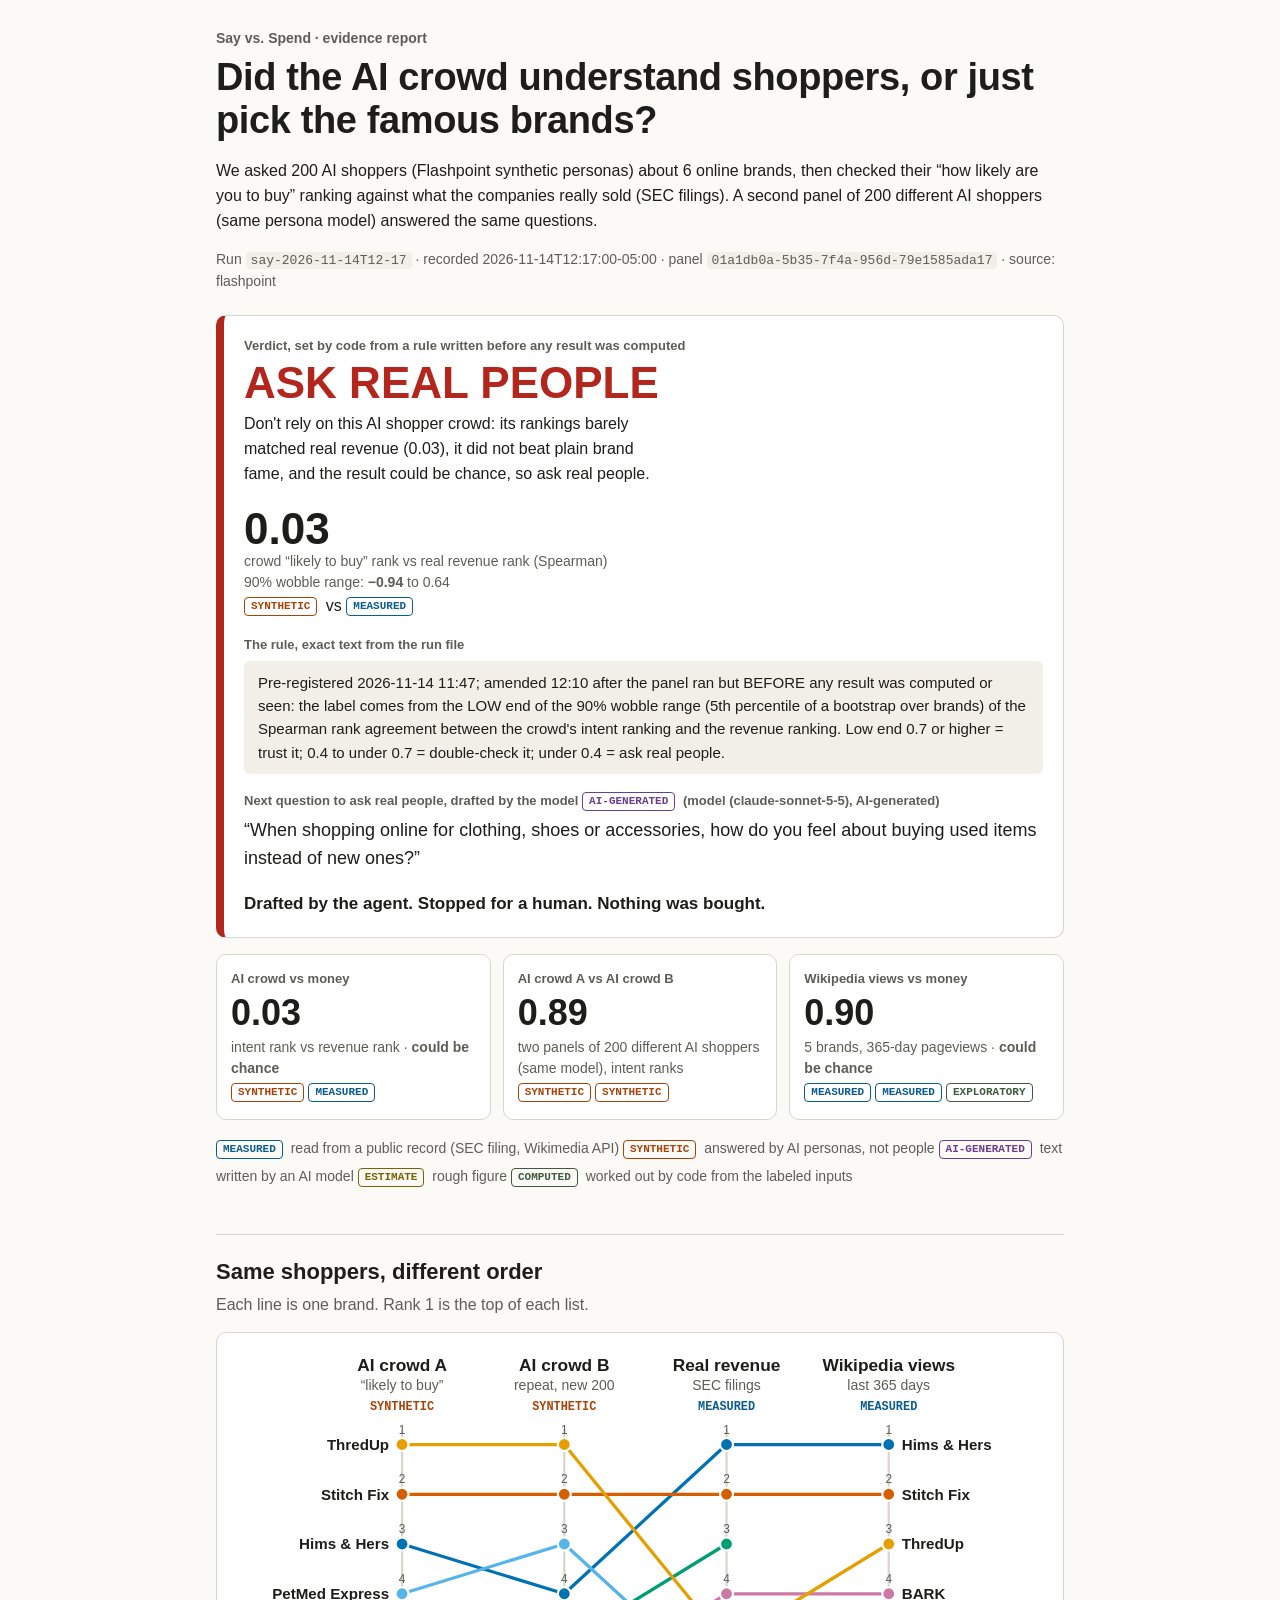
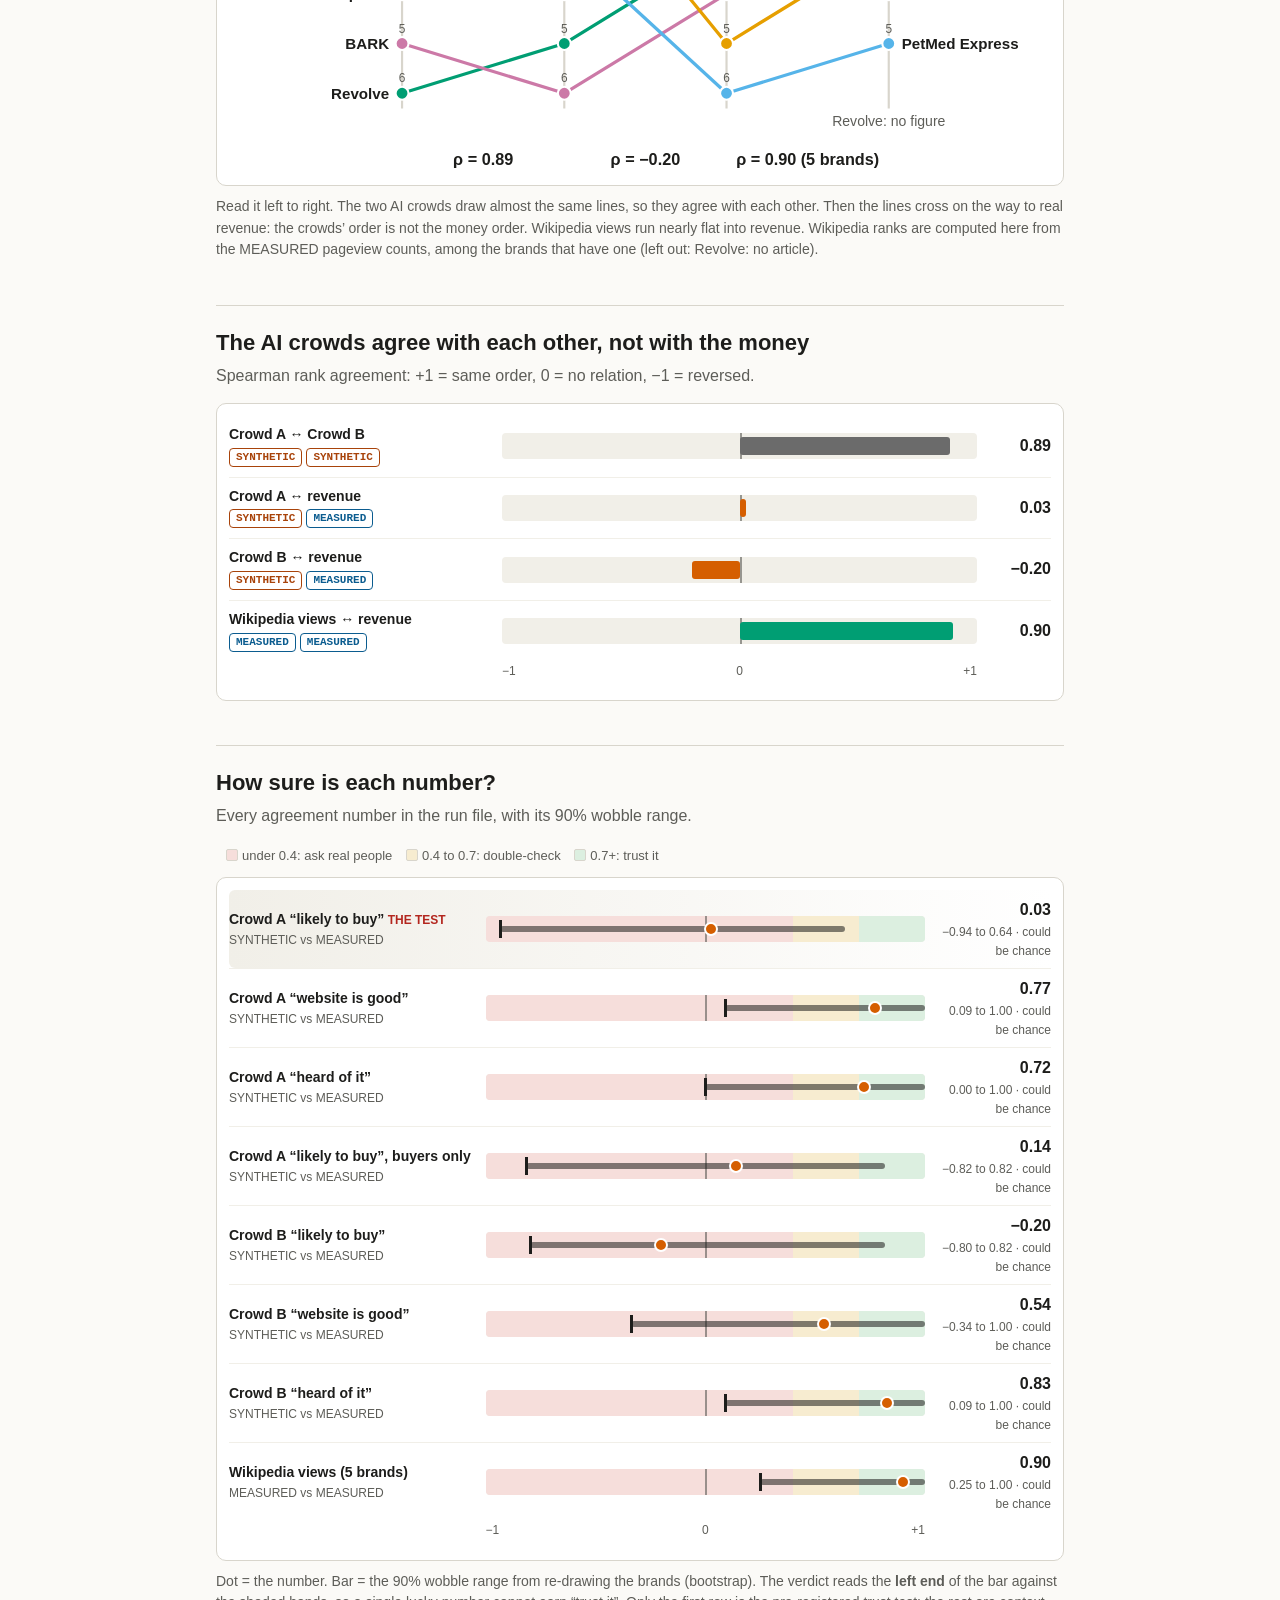
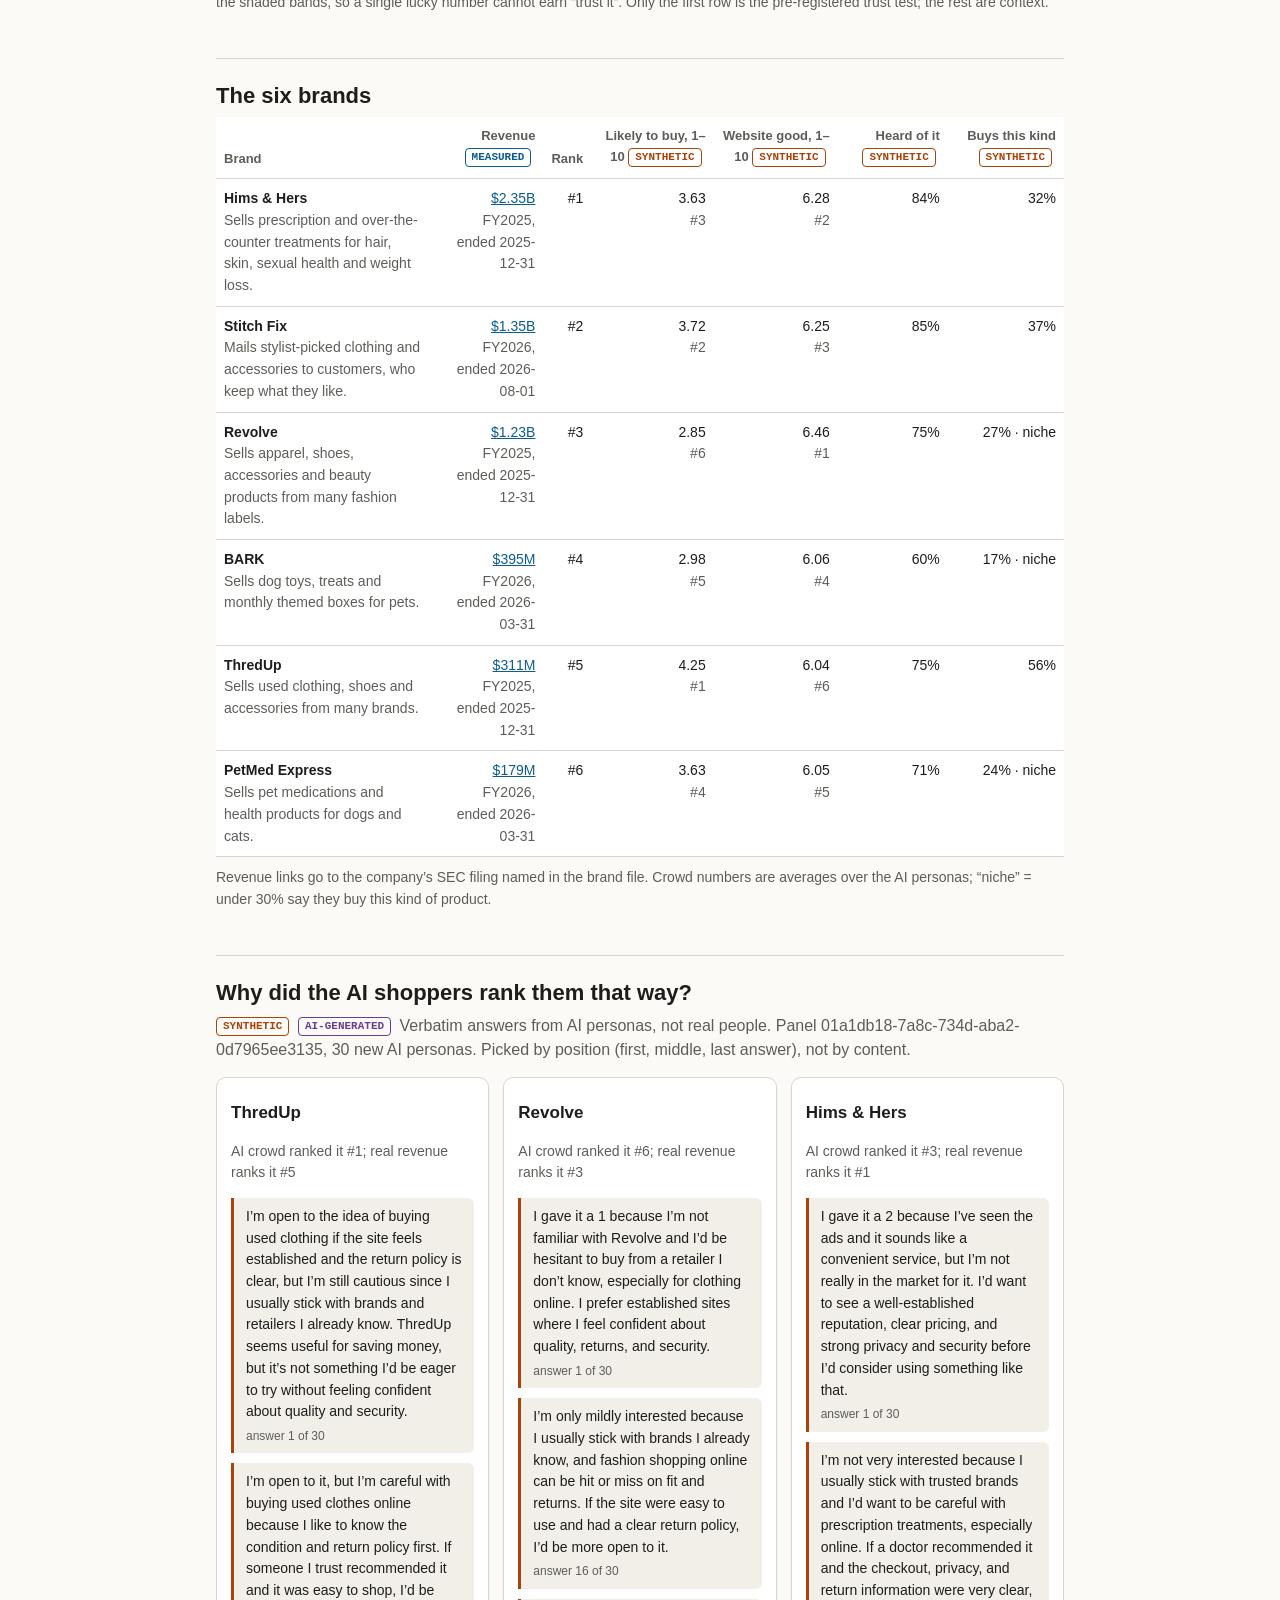
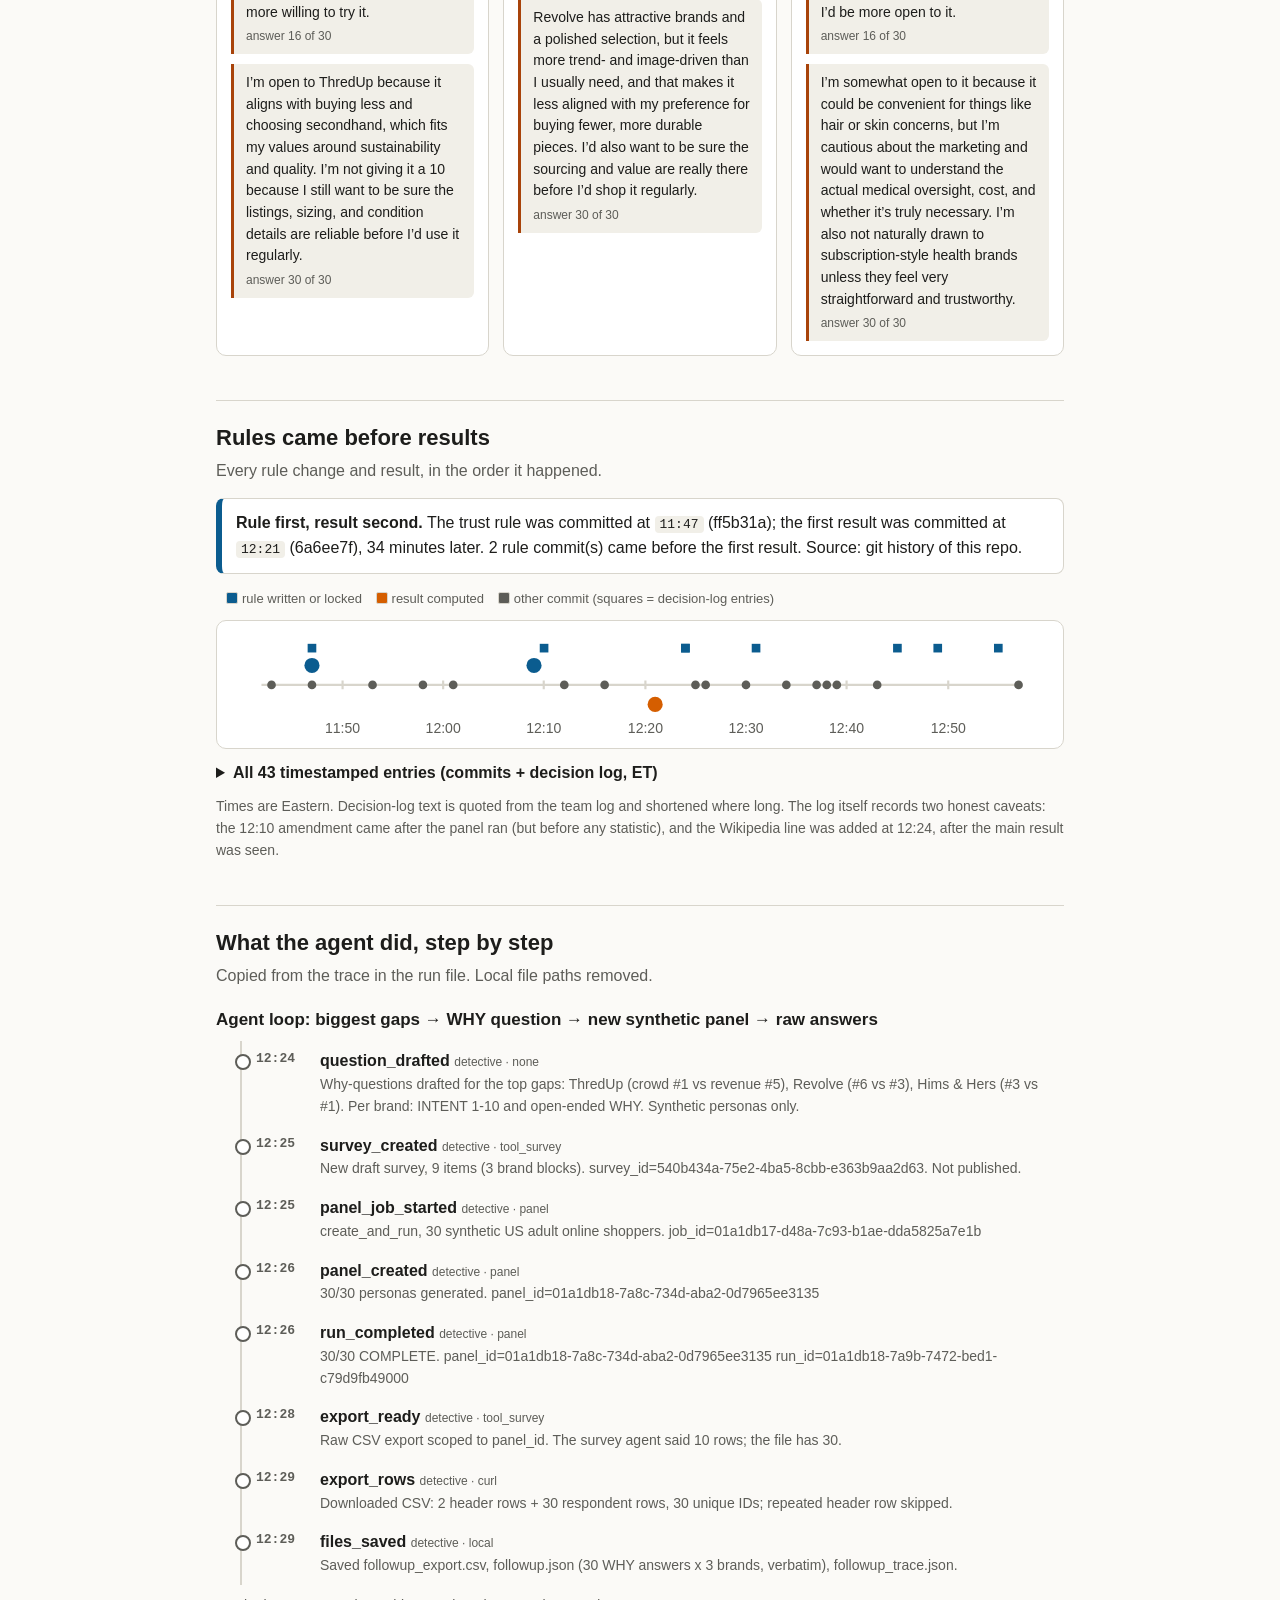
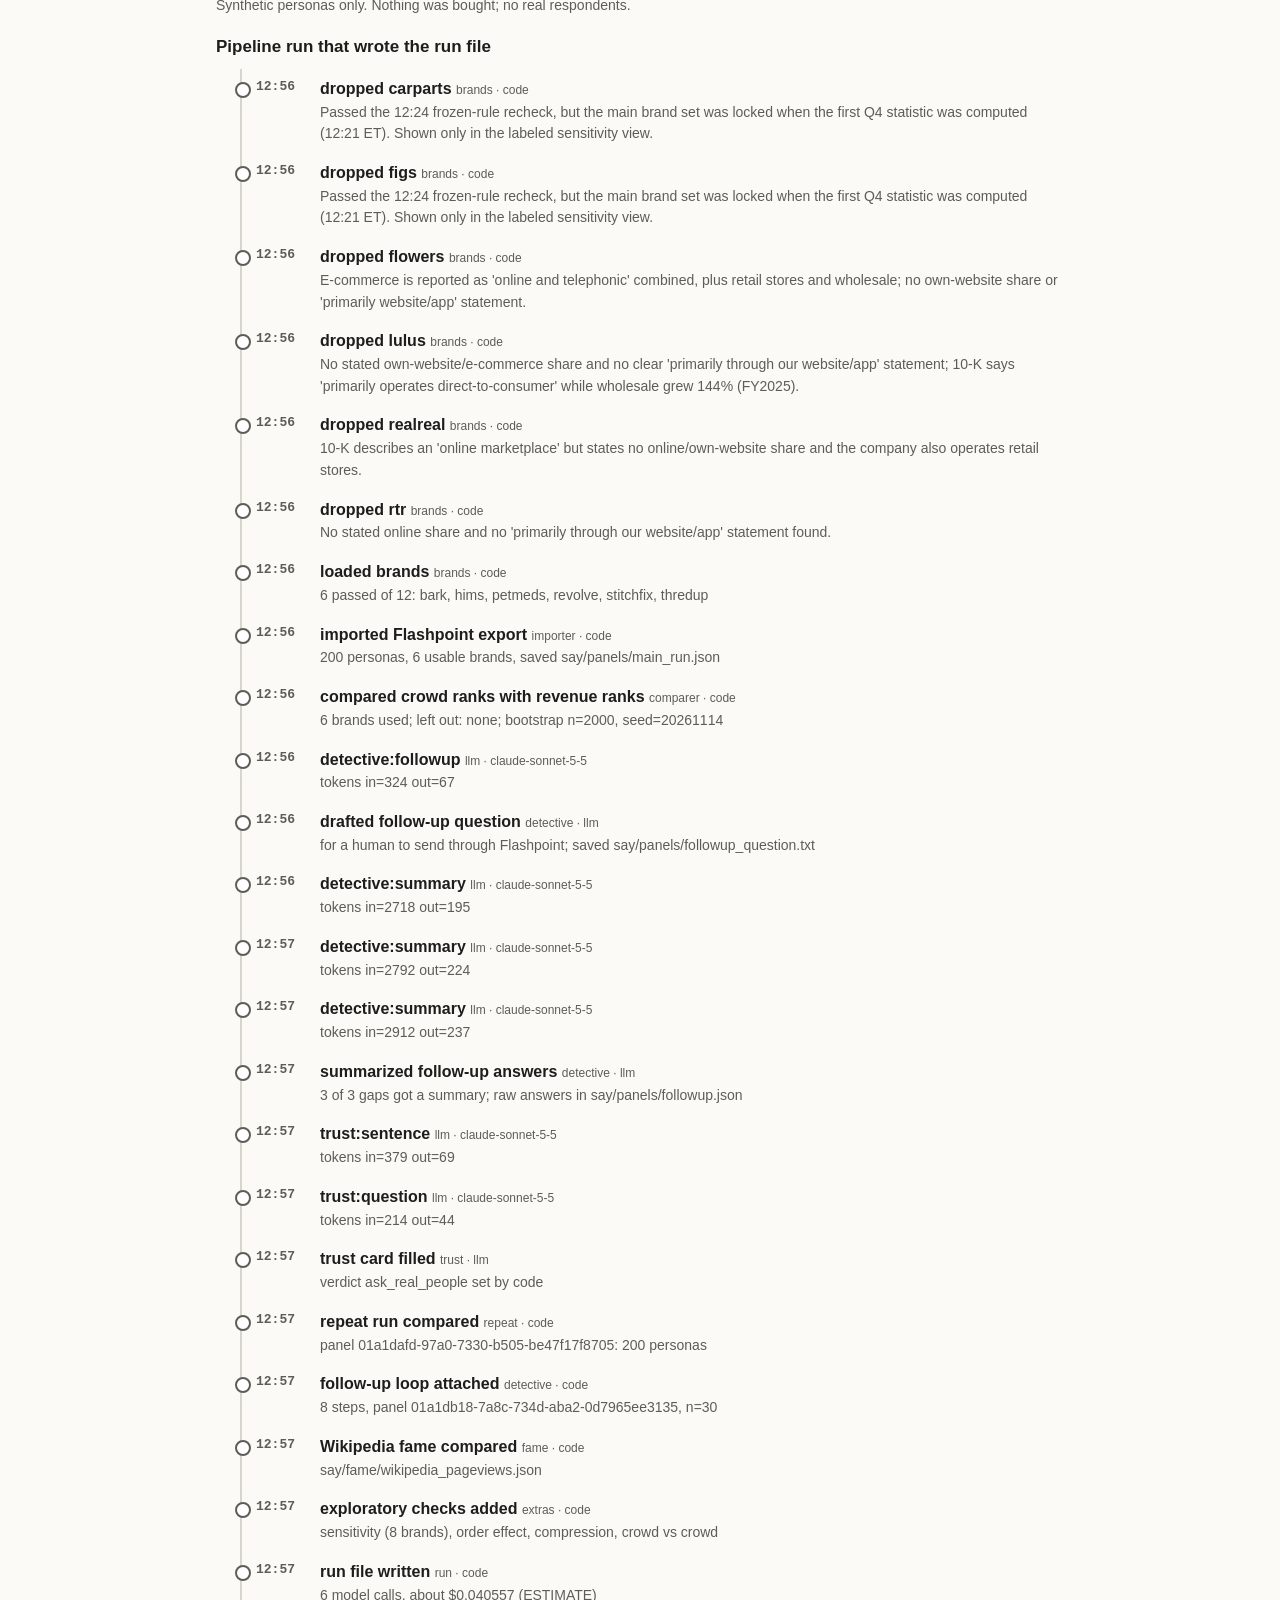
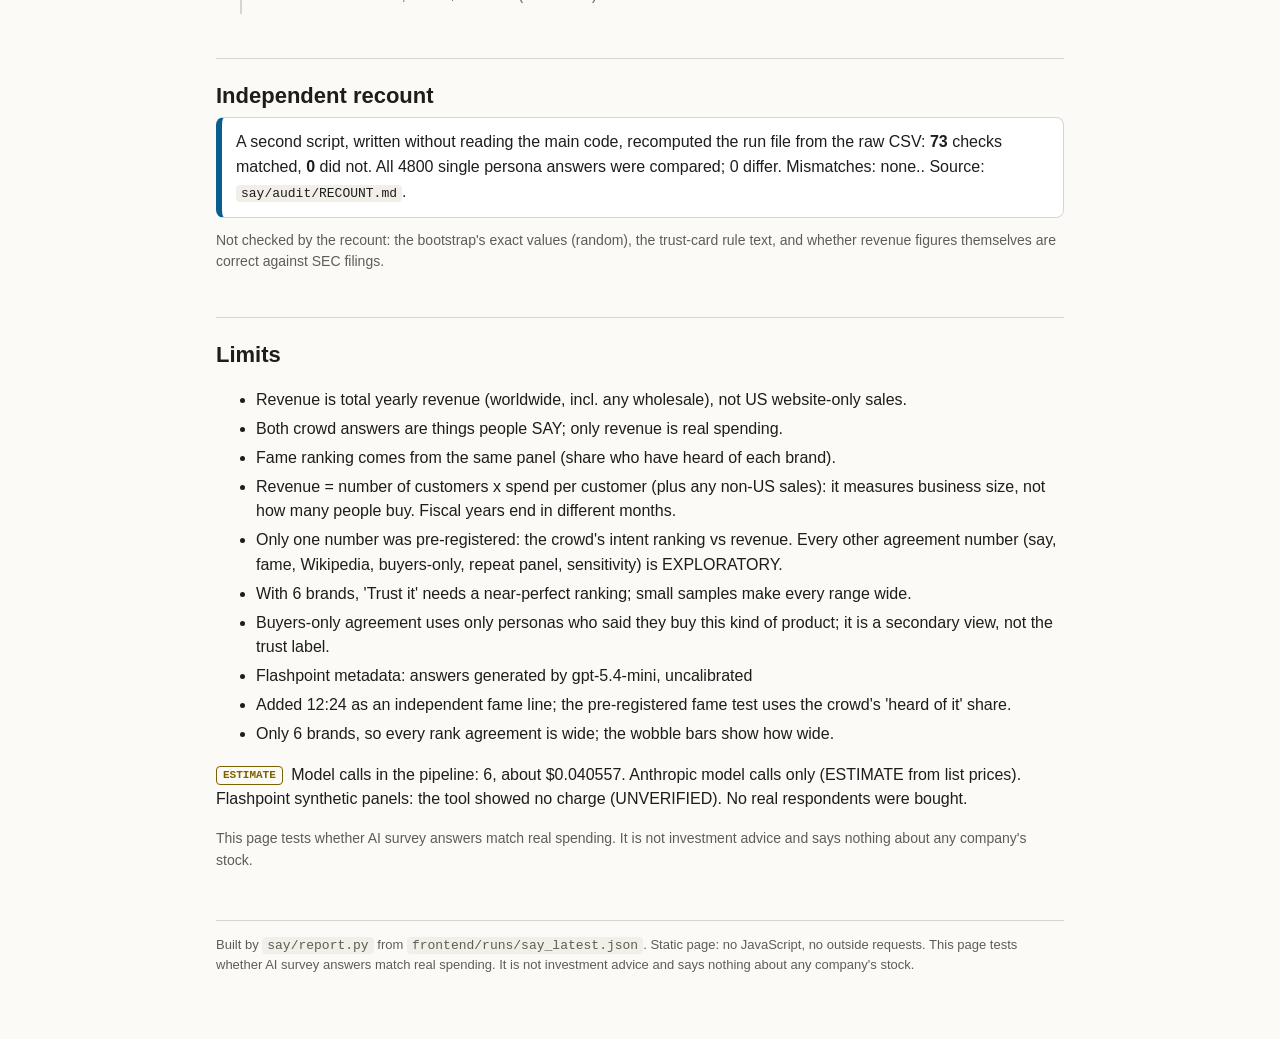
<file: docs/report/index.html>
<!doctype html><html lang="en"><head><meta charset="utf-8"><meta name="viewport" content="width=device-width,initial-scale=1"><meta name="color-scheme" content="light dark"><title>Say vs. Spend: evidence report</title><style>
:root{--bg:#fbfaf7;--fg:#1d1d1b;--muted:#5d5d58;--line:#d8d5cc;--card:#fff;--soft:#f1efe8;
--meas:#0b5c8f;--syn:#a8430a;--ai:#6b3d8f;--est:#7a6200;--comp:#3d5a3d;
--ask:#b3261e;--check:#8a6100;--trust:#1b6e3a;--z1:#f6dedb;--z2:#f7ecd0;--z3:#dcefe0;
--each:#6b6b6b;--money:#D55E00;--wiki:#009E73}
@media (prefers-color-scheme:dark){:root{--bg:#161614;--fg:#ecebe6;--muted:#a9a79f;--line:#3a3934;--card:#1f1f1c;
--soft:#26251f;--meas:#7cc2f0;--syn:#f0a170;--ai:#c7a3e6;--est:#e3c75a;--comp:#a6c9a6;--ask:#ff8a80;--check:#e8c167;
--trust:#7fd39a;--z1:#3d2422;--z2:#3a321c;--z3:#1f3626;--each:#b5b5b5}}
*{box-sizing:border-box}html{-webkit-text-size-adjust:100%}
body{margin:0;background:var(--bg);color:var(--fg);font:16px/1.55 -apple-system,BlinkMacSystemFont,"Segoe UI",Roboto,Helvetica,Arial,sans-serif}
main{max-width:880px;margin:0 auto;padding:28px 16px 64px}
h1{font-size:clamp(26px,5vw,38px);line-height:1.15;margin:6px 0 10px;letter-spacing:-.01em}
h2{font-size:22px;margin:0 0 4px}h3{font-size:17px;margin:18px 0 6px}
.kicker{font-weight:600;color:var(--muted);font-size:14px}
.meta{color:var(--muted);font-size:14px}.muted{color:var(--muted);font-size:14px}
.sub{color:var(--muted);margin:0 0 14px}.cap{color:var(--muted);font-size:14px;margin:10px 0 0}
section{margin:44px 0 0;padding-top:20px;border-top:1px solid var(--line)}
code{font:13px/1.3 ui-monospace,SFMono-Regular,Menlo,monospace;background:var(--soft);padding:1px 5px;border-radius:4px}
a{color:var(--meas)}
.tag{display:inline-block;font:600 11px/1 ui-monospace,Menlo,monospace;padding:3px 6px;border-radius:4px;border:1px solid currentColor;margin:2px 4px 2px 0;vertical-align:middle;white-space:nowrap}
.t-meas{color:var(--meas)}.t-syn{color:var(--syn)}.t-ai{color:var(--ai)}.t-est{color:var(--est)}.t-comp{color:var(--comp)}
.legend{font-size:14px;color:var(--muted);margin:14px 0 0;line-height:2}
.verdict{background:var(--card);border:1px solid var(--line);border-left:8px solid var(--ask);border-radius:10px;padding:20px;margin:22px 0 0}
.v-trust{border-left-color:var(--trust)}.v-check{border-left-color:var(--check)}
.v-top{display:flex;gap:20px;flex-wrap:wrap;justify-content:space-between}
.v-word{font-size:clamp(30px,7vw,44px);font-weight:800;color:var(--ask);line-height:1.05;margin:4px 0}
.v-trust .v-word{color:var(--trust)}.v-check .v-word{color:var(--check)}
.v-reason{margin:6px 0 0;max-width:420px}
.v-metric{min-width:220px}.v-metric .big{font-size:44px;font-weight:800;line-height:1}
.lab{font-size:13px;font-weight:600;color:var(--muted)}
.small{font-size:14px;color:var(--muted)}
.rule blockquote{margin:6px 0 0;padding:10px 14px;background:var(--soft);border-radius:6px;font-size:15px}
.rule{margin-top:16px}.draft{margin-top:16px}.draft .q{font-size:18px;margin:4px 0 0}
.stop{margin:18px 0 0;font-weight:700;font-size:17px}
.tiles{display:grid;grid-template-columns:repeat(auto-fit,minmax(220px,1fr));gap:12px;margin:16px 0 0}
.tile{background:var(--card);border:1px solid var(--line);border-radius:10px;padding:14px}
.tile .big{font-size:36px;font-weight:800;line-height:1.1;margin:4px 0}
.chart{background:var(--card);border:1px solid var(--line);border-radius:10px;padding:12px}
.scroll{overflow-x:auto}
svg{display:block;width:100%;height:auto}svg.slope{min-width:600px}svg.tl{min-width:520px}
svg text{fill:var(--fg)}.ch{font-weight:700;font-size:16px}.cs{font-size:13px;fill:var(--muted)}
.cl{font:700 11px ui-monospace,Menlo,monospace}.cl.meas{fill:var(--meas)}.cl.syn{fill:var(--syn)}
.rho{font-weight:700;font-size:15px}.rk{font-size:12px;fill:var(--muted)}
.bl{font-weight:700;font-size:14px}.rv{font-size:11px;fill:var(--muted)}
.axis{stroke:var(--line);stroke-width:2}.dot{stroke:var(--card);stroke-width:2}
.agree,.wobble{background:var(--card);border:1px solid var(--line);border-radius:10px;padding:12px}
.arow{display:grid;grid-template-columns:minmax(120px,32%) 1fr 64px;gap:10px;align-items:center;padding:8px 0}
.wrow{display:grid;grid-template-columns:minmax(120px,30%) 1fr 116px;gap:10px;align-items:center;padding:8px 0}
.arow+.arow,.wrow+.wrow{border-top:1px solid var(--soft)}
.alab,.wlab{font-size:14px;font-weight:600}.aval,.wval{font-weight:800;text-align:right;font-variant-numeric:tabular-nums}
.wval .wk{font-weight:400}
.atrack,.wtrack{position:relative;height:26px;background:var(--soft);border-radius:4px;overflow:hidden}
.azero{position:absolute;left:50%;top:0;bottom:0;width:2px;background:var(--muted);opacity:.6}
.abar{position:absolute;top:4px;bottom:4px;border-radius:3px}
.b-each{background:var(--each)}.b-money{background:var(--money)}.b-wiki{background:var(--wiki)}
.axisrow{border-top:0!important;padding-top:0}.aticks{display:flex;justify-content:space-between;font-size:12px;color:var(--muted)}
.z{position:absolute;top:0;bottom:0}.z1{left:0;width:70%;background:var(--z1)}.z2{left:70%;width:15%;background:var(--z2)}.z3{left:85%;width:15%;background:var(--z3)}
.wr{position:absolute;top:10px;height:6px;background:var(--fg);opacity:.55;border-radius:3px}
.wlo{position:absolute;top:4px;width:3px;height:18px;background:var(--fg);margin-left:-1px}
.wpt{position:absolute;top:6px;width:14px;height:14px;margin-left:-7px;border-radius:50%;background:var(--money);border:2px solid var(--card)}
.wk{font-size:12px;color:var(--muted);font-weight:400}
.wtest{background:linear-gradient(90deg,var(--soft),transparent);border-radius:6px}
.testmark{color:var(--ask);font-size:12px}
.wleg{font-size:13px;color:var(--muted);margin:0 0 8px;line-height:2}
.sw{display:inline-block;width:12px;height:12px;border-radius:2px;margin:0 4px 0 10px;vertical-align:-1px;border:1px solid var(--line)}
.sw.z1{background:var(--z1)}.sw.z2{background:var(--z2)}.sw.z3{background:var(--z3)}
.e-rule{fill:var(--meas);background:var(--meas)}.e-res{fill:var(--money);background:var(--money)}.e-oth{fill:var(--muted);background:var(--muted)}
table{width:100%;border-collapse:collapse;background:var(--card);font-size:14px;min-width:640px}
th,td{padding:9px 8px;border-bottom:1px solid var(--line);text-align:left;vertical-align:top}
th{font-size:13px;color:var(--muted);font-weight:600;vertical-align:bottom}td.n,th.n{text-align:right;font-variant-numeric:tabular-nums}
.whys{display:grid;grid-template-columns:repeat(auto-fit,minmax(250px,1fr));gap:14px}
.why{background:var(--card);border:1px solid var(--line);border-radius:10px;padding:4px 14px 14px}
.quote{margin:10px 0 0;padding:8px 12px;border-left:3px solid var(--syn);background:var(--soft);font-size:14px;border-radius:0 6px 6px 0}
.quote footer{font-size:12px;color:var(--muted);margin-top:4px}
.claim{background:var(--card);border:1px solid var(--line);border-left:6px solid var(--meas);border-radius:8px;padding:12px 14px;margin:0 0 12px}
ol.steps,ol.events{list-style:none;padding:0;margin:8px 0 0;position:relative}
ol.steps li,ol.events li{display:grid;grid-template-columns:52px 1fr;gap:12px;padding:8px 0 8px;border-left:2px solid var(--line);margin-left:24px;padding-left:14px;position:relative}
ol.steps li::before,ol.events li::before{content:"";position:absolute;left:-7px;top:13px;width:12px;height:12px;border-radius:50%;background:var(--card);border:2px solid var(--muted)}
ol.events li.ev-rule::before{background:var(--meas);border-color:var(--meas)}ol.events li.ev-result::before{background:var(--money);border-color:var(--money)}
.et{font:600 13px ui-monospace,Menlo,monospace;color:var(--muted);padding-top:2px}
.es{font-size:12px;color:var(--muted)}
.kb{font:700 11px ui-monospace,Menlo,monospace;padding:2px 5px;border-radius:3px;color:#fff}.k-rule{background:var(--meas)}.k-result{background:var(--money)}
details.evs{margin-top:12px}details.evs summary{cursor:pointer;font-weight:600}
.limits li{margin:4px 0}
footer.foot{margin-top:48px;color:var(--muted);font-size:13px;border-top:1px solid var(--line);padding-top:14px}
@media (max-width:560px){.arow{grid-template-columns:1fr 56px}.wrow{grid-template-columns:1fr 100px}.alab,.wlab{grid-column:1/-1}.v-metric .big{font-size:36px}}
@media print{body{background:#fff;color:#000;font-size:12px}main{max-width:none;padding:0}
section,.verdict,.why,.tile,.chart,table,.claim{break-inside:avoid}
details.evs>*{display:block}details.evs summary{display:none}.scroll{overflow:visible}
svg.slope,svg.tl,table{min-width:0}a{color:#000}}
</style></head><body><main><div class="kicker">Say vs. Spend · evidence report</div><h1>Did the AI crowd understand shoppers, or just pick the famous brands?</h1><p>We asked 200 AI shoppers (Flashpoint synthetic personas) about 6 online brands, then checked their “how likely are you to buy” ranking against what the companies really sold (SEC filings). A second panel of 200 different AI shoppers (same persona model) answered the same questions.</p><p class="meta">Run <code>say-2026-11-14T12-17</code> · recorded 2026-11-14T12:17:00-05:00 · panel <code>01a1db0a-5b35-7f4a-956d-79e1585ada17</code> · source: flashpoint</p>
<div class="verdict v-ask">
  <div class="v-top">
    <div>
      <div class="lab">Verdict, set by code from a rule written before any result was computed</div>
      <div class="v-word">ASK REAL PEOPLE</div>
      <p class="v-reason">Don&#x27;t rely on this AI shopper crowd: its rankings barely matched real revenue (0.03), it did not beat plain brand fame, and the result could be chance, so ask real people.</p>
    </div>
    <div class="v-metric">
      <div class="big">0.03</div>
      <div class="small">crowd “likely to buy” rank vs real revenue rank (Spearman)</div>
      <div class="small">90% wobble range: <b>−0.94</b> to 0.64</div>
      <div><span class="tag t-syn">SYNTHETIC</span> vs <span class="tag t-meas">MEASURED</span></div>
    </div>
  </div>
  <div class="rule"><div class="lab">The rule, exact text from the run file</div>
    <blockquote>Pre-registered 2026-11-14 11:47; amended 12:10 after the panel ran but BEFORE any result was computed or seen: the label comes from the LOW end of the 90% wobble range (5th percentile of a bootstrap over brands) of the Spearman rank agreement between the crowd&#x27;s intent ranking and the revenue ranking. Low end 0.7 or higher = trust it; 0.4 to under 0.7 = double-check it; under 0.4 = ask real people.</blockquote></div>
  <div class="draft"><div class="lab">Next question to ask real people, drafted by the model <span class="tag t-ai">AI-GENERATED</span> <span class="src">(model (claude-sonnet-5-5), AI-generated)</span></div><p class="q">“When shopping online for clothing, shoes or accessories, how do you feel about buying used items instead of new ones?”</p></div>
  <p class="stop">Drafted by the agent. Stopped for a human. Nothing was bought.</p>
</div><div class="tiles"><div class="tile"><div class="lab">AI crowd vs money</div><div class="big">0.03</div><div class="small">intent rank vs revenue rank · <b>could be chance</b></div><div><span class="tag t-syn">SYNTHETIC</span><span class="tag t-meas">MEASURED</span></div></div><div class="tile"><div class="lab">AI crowd A vs AI crowd B</div><div class="big">0.89</div><div class="small">two panels of 200 different AI shoppers (same model), intent ranks</div><div><span class="tag t-syn">SYNTHETIC</span><span class="tag t-syn">SYNTHETIC</span></div></div><div class="tile"><div class="lab">Wikipedia views vs money</div><div class="big">0.90</div><div class="small">5 brands, 365-day pageviews · <b>could be chance</b></div><div><span class="tag t-meas">MEASURED</span><span class="tag t-meas">MEASURED</span><span class="tag t-comp">EXPLORATORY</span></div></div></div><div class="legend"><span class="tag t-meas">MEASURED</span> read from a public record (SEC filing, Wikimedia API) <span class="tag t-syn">SYNTHETIC</span> answered by AI personas, not people <span class="tag t-ai">AI-GENERATED</span> text written by an AI model <span class="tag t-est">ESTIMATE</span> rough figure <span class="tag t-comp">COMPUTED</span> worked out by code from the labeled inputs</div><section id="ranks"><h2>Same shoppers, different order</h2><p class="sub">Each line is one brand. Rank 1 is the top of each list.</p><div class="chart scroll"><svg class="slope" viewBox="0 0 760 396" role="img" aria-labelledby="slope-t slope-d"><title id="slope-t">Rank of each brand in four lists</title><desc id="slope-d">Lines join each brand’s rank (1 = top) across the AI crowds, real revenue and Wikipedia views.</desc><text class="ch" x="160" y="24" text-anchor="middle">AI crowd A</text><text class="cs" x="160" y="42" text-anchor="middle">“likely to buy”</text><text class="cl syn" x="160" y="60" text-anchor="middle">SYNTHETIC</text><line class="axis" x1="160" y1="78" x2="160" y2="336"/><text class="ch" x="310" y="24" text-anchor="middle">AI crowd B</text><text class="cs" x="310" y="42" text-anchor="middle">repeat, new 200</text><text class="cl syn" x="310" y="60" text-anchor="middle">SYNTHETIC</text><line class="axis" x1="310" y1="78" x2="310" y2="336"/><text class="ch" x="460" y="24" text-anchor="middle">Real revenue</text><text class="cs" x="460" y="42" text-anchor="middle">SEC filings</text><text class="cl meas" x="460" y="60" text-anchor="middle">MEASURED</text><line class="axis" x1="460" y1="78" x2="460" y2="336"/><text class="ch" x="610" y="24" text-anchor="middle">Wikipedia views</text><text class="cs" x="610" y="42" text-anchor="middle">last 365 days</text><text class="cl meas" x="610" y="60" text-anchor="middle">MEASURED</text><line class="axis" x1="610" y1="78" x2="610" y2="336"/><text class="rho" x="235" y="388" text-anchor="middle">ρ = 0.89</text><text class="rho" x="385" y="388" text-anchor="middle">ρ = −0.20</text><text class="rho" x="535" y="388" text-anchor="middle">ρ = 0.90 (5 brands)</text><line x1="160" y1="184" x2="310" y2="230" stroke="#0072B2" stroke-width="3" stroke-linecap="round"/><line x1="310" y1="230" x2="460" y2="92" stroke="#0072B2" stroke-width="3" stroke-linecap="round"/><line x1="460" y1="92" x2="610" y2="92" stroke="#0072B2" stroke-width="3" stroke-linecap="round"/><circle cx="160" cy="184" r="6" fill="#0072B2" class="dot"/><text class="rv" x="160" y="174" text-anchor="middle">3</text><circle cx="310" cy="230" r="6" fill="#0072B2" class="dot"/><text class="rv" x="310" y="220" text-anchor="middle">4</text><circle cx="460" cy="92" r="6" fill="#0072B2" class="dot"/><text class="rv" x="460" y="82" text-anchor="middle">1</text><circle cx="610" cy="92" r="6" fill="#0072B2" class="dot"/><text class="rv" x="610" y="82" text-anchor="middle">1</text><text class="bl" x="148" y="189" text-anchor="end" fill="#0072B2">Hims &amp; Hers</text><text class="bl" x="622" y="97" fill="#0072B2">Hims &amp; Hers</text><line x1="160" y1="138" x2="310" y2="138" stroke="#D55E00" stroke-width="3" stroke-linecap="round"/><line x1="310" y1="138" x2="460" y2="138" stroke="#D55E00" stroke-width="3" stroke-linecap="round"/><line x1="460" y1="138" x2="610" y2="138" stroke="#D55E00" stroke-width="3" stroke-linecap="round"/><circle cx="160" cy="138" r="6" fill="#D55E00" class="dot"/><text class="rv" x="160" y="128" text-anchor="middle">2</text><circle cx="310" cy="138" r="6" fill="#D55E00" class="dot"/><text class="rv" x="310" y="128" text-anchor="middle">2</text><circle cx="460" cy="138" r="6" fill="#D55E00" class="dot"/><text class="rv" x="460" y="128" text-anchor="middle">2</text><circle cx="610" cy="138" r="6" fill="#D55E00" class="dot"/><text class="rv" x="610" y="128" text-anchor="middle">2</text><text class="bl" x="148" y="143" text-anchor="end" fill="#D55E00">Stitch Fix</text><text class="bl" x="622" y="143" fill="#D55E00">Stitch Fix</text><line x1="160" y1="322" x2="310" y2="276" stroke="#009E73" stroke-width="3" stroke-linecap="round"/><line x1="310" y1="276" x2="460" y2="184" stroke="#009E73" stroke-width="3" stroke-linecap="round"/><circle cx="160" cy="322" r="6" fill="#009E73" class="dot"/><text class="rv" x="160" y="312" text-anchor="middle">6</text><circle cx="310" cy="276" r="6" fill="#009E73" class="dot"/><text class="rv" x="310" y="266" text-anchor="middle">5</text><circle cx="460" cy="184" r="6" fill="#009E73" class="dot"/><text class="rv" x="460" y="174" text-anchor="middle">3</text><text class="bl" x="148" y="327" text-anchor="end" fill="#009E73">Revolve</text><line x1="160" y1="276" x2="310" y2="322" stroke="#CC79A7" stroke-width="3" stroke-linecap="round"/><line x1="310" y1="322" x2="460" y2="230" stroke="#CC79A7" stroke-width="3" stroke-linecap="round"/><line x1="460" y1="230" x2="610" y2="230" stroke="#CC79A7" stroke-width="3" stroke-linecap="round"/><circle cx="160" cy="276" r="6" fill="#CC79A7" class="dot"/><text class="rv" x="160" y="266" text-anchor="middle">5</text><circle cx="310" cy="322" r="6" fill="#CC79A7" class="dot"/><text class="rv" x="310" y="312" text-anchor="middle">6</text><circle cx="460" cy="230" r="6" fill="#CC79A7" class="dot"/><text class="rv" x="460" y="220" text-anchor="middle">4</text><circle cx="610" cy="230" r="6" fill="#CC79A7" class="dot"/><text class="rv" x="610" y="220" text-anchor="middle">4</text><text class="bl" x="148" y="281" text-anchor="end" fill="#CC79A7">BARK</text><text class="bl" x="622" y="235" fill="#CC79A7">BARK</text><line x1="160" y1="92" x2="310" y2="92" stroke="#E69F00" stroke-width="3" stroke-linecap="round"/><line x1="310" y1="92" x2="460" y2="276" stroke="#E69F00" stroke-width="3" stroke-linecap="round"/><line x1="460" y1="276" x2="610" y2="184" stroke="#E69F00" stroke-width="3" stroke-linecap="round"/><circle cx="160" cy="92" r="6" fill="#E69F00" class="dot"/><text class="rv" x="160" y="82" text-anchor="middle">1</text><circle cx="310" cy="92" r="6" fill="#E69F00" class="dot"/><text class="rv" x="310" y="82" text-anchor="middle">1</text><circle cx="460" cy="276" r="6" fill="#E69F00" class="dot"/><text class="rv" x="460" y="266" text-anchor="middle">5</text><circle cx="610" cy="184" r="6" fill="#E69F00" class="dot"/><text class="rv" x="610" y="174" text-anchor="middle">3</text><text class="bl" x="148" y="97" text-anchor="end" fill="#E69F00">ThredUp</text><text class="bl" x="622" y="189" fill="#E69F00">ThredUp</text><line x1="160" y1="230" x2="310" y2="184" stroke="#56B4E9" stroke-width="3" stroke-linecap="round"/><line x1="310" y1="184" x2="460" y2="322" stroke="#56B4E9" stroke-width="3" stroke-linecap="round"/><line x1="460" y1="322" x2="610" y2="276" stroke="#56B4E9" stroke-width="3" stroke-linecap="round"/><circle cx="160" cy="230" r="6" fill="#56B4E9" class="dot"/><text class="rv" x="160" y="220" text-anchor="middle">4</text><circle cx="310" cy="184" r="6" fill="#56B4E9" class="dot"/><text class="rv" x="310" y="174" text-anchor="middle">3</text><circle cx="460" cy="322" r="6" fill="#56B4E9" class="dot"/><text class="rv" x="460" y="312" text-anchor="middle">6</text><circle cx="610" cy="276" r="6" fill="#56B4E9" class="dot"/><text class="rv" x="610" y="266" text-anchor="middle">5</text><text class="bl" x="148" y="235" text-anchor="end" fill="#56B4E9">PetMed Express</text><text class="bl" x="622" y="281" fill="#56B4E9">PetMed Express</text><text class="cs" x="610" y="352" text-anchor="middle" fill="#009E73">Revolve: no figure</text></svg></div><p class="cap">Read it left to right. The two AI crowds draw almost the same lines, so they agree with each other. Then the lines cross on the way to real revenue: the crowds’ order is not the money order. Wikipedia views run nearly flat into revenue. Wikipedia ranks are computed here from the MEASURED pageview counts, among the brands that have one (left out: Revolve: no article).</p></section><section id="agree"><h2>The AI crowds agree with each other, not with the money</h2><p class="sub">Spearman rank agreement: +1 = same order, 0 = no relation, −1 = reversed.</p><div class="agree"><div class="arow"><div class="alab">Crowd A ↔ Crowd B<div><span class="tag t-syn">SYNTHETIC</span><span class="tag t-syn">SYNTHETIC</span></div></div><div class="atrack"><div class="azero"></div><div class="abar b-each" style="left:50.0%;width:44.3%"></div></div><div class="aval">0.89</div></div><div class="arow"><div class="alab">Crowd A ↔ revenue<div><span class="tag t-syn">SYNTHETIC</span><span class="tag t-meas">MEASURED</span></div></div><div class="atrack"><div class="azero"></div><div class="abar b-money" style="left:50.0%;width:1.4%"></div></div><div class="aval">0.03</div></div><div class="arow"><div class="alab">Crowd B ↔ revenue<div><span class="tag t-syn">SYNTHETIC</span><span class="tag t-meas">MEASURED</span></div></div><div class="atrack"><div class="azero"></div><div class="abar b-money" style="left:40.0%;width:10.0%"></div></div><div class="aval">−0.20</div></div><div class="arow"><div class="alab">Wikipedia views ↔ revenue<div><span class="tag t-meas">MEASURED</span><span class="tag t-meas">MEASURED</span></div></div><div class="atrack"><div class="azero"></div><div class="abar b-wiki" style="left:50.0%;width:45.0%"></div></div><div class="aval">0.90</div></div><div class="arow axisrow"><div></div><div class="aticks"><span>−1</span><span>0</span><span>+1</span></div><div></div></div></div></section><section id="wobble"><h2>How sure is each number?</h2><p class="sub">Every agreement number in the run file, with its 90% wobble range.</p><div class="wleg"><span class="sw z1"></span>under 0.4: ask real people <span class="sw z2"></span>0.4 to 0.7: double-check <span class="sw z3"></span>0.7+: trust it</div><div class="wobble"><div class="wrow wtest"><div class="wlab">Crowd A “likely to buy”<b class=testmark> THE TEST</b><div class="wk">SYNTHETIC vs MEASURED</div></div><div class="wtrack"><div class="z z1"></div><div class="z z2"></div><div class="z z3"></div><div class="azero"></div><div class="wr" style="left:3.2%;width:78.6%"></div><div class="wlo" style="left:3.2%" title="low end"></div><div class="wpt" style="left:51.4%"></div></div><div class="wval">0.03<div class="wk">−0.94 to 0.64 · could be chance</div></div></div><div class="wrow"><div class="wlab">Crowd A “website is good”<div class="wk">SYNTHETIC vs MEASURED</div></div><div class="wtrack"><div class="z z1"></div><div class="z z2"></div><div class="z z3"></div><div class="azero"></div><div class="wr" style="left:54.5%;width:45.5%"></div><div class="wlo" style="left:54.5%" title="low end"></div><div class="wpt" style="left:88.6%"></div></div><div class="wval">0.77<div class="wk">0.09 to 1.00 · could be chance</div></div></div><div class="wrow"><div class="wlab">Crowd A “heard of it”<div class="wk">SYNTHETIC vs MEASURED</div></div><div class="wtrack"><div class="z z1"></div><div class="z z2"></div><div class="z z3"></div><div class="azero"></div><div class="wr" style="left:50.0%;width:50.0%"></div><div class="wlo" style="left:50.0%" title="low end"></div><div class="wpt" style="left:86.2%"></div></div><div class="wval">0.72<div class="wk">0.00 to 1.00 · could be chance</div></div></div><div class="wrow"><div class="wlab">Crowd A “likely to buy”, buyers only<div class="wk">SYNTHETIC vs MEASURED</div></div><div class="wtrack"><div class="z z1"></div><div class="z z2"></div><div class="z z3"></div><div class="azero"></div><div class="wr" style="left:9.1%;width:81.8%"></div><div class="wlo" style="left:9.1%" title="low end"></div><div class="wpt" style="left:57.1%"></div></div><div class="wval">0.14<div class="wk">−0.82 to 0.82 · could be chance</div></div></div><div class="wrow"><div class="wlab">Crowd B “likely to buy”<div class="wk">SYNTHETIC vs MEASURED</div></div><div class="wtrack"><div class="z z1"></div><div class="z z2"></div><div class="z z3"></div><div class="azero"></div><div class="wr" style="left:10.0%;width:80.9%"></div><div class="wlo" style="left:10.0%" title="low end"></div><div class="wpt" style="left:40.0%"></div></div><div class="wval">−0.20<div class="wk">−0.80 to 0.82 · could be chance</div></div></div><div class="wrow"><div class="wlab">Crowd B “website is good”<div class="wk">SYNTHETIC vs MEASURED</div></div><div class="wtrack"><div class="z z1"></div><div class="z z2"></div><div class="z z3"></div><div class="azero"></div><div class="wr" style="left:33.0%;width:67.0%"></div><div class="wlo" style="left:33.0%" title="low end"></div><div class="wpt" style="left:77.1%"></div></div><div class="wval">0.54<div class="wk">−0.34 to 1.00 · could be chance</div></div></div><div class="wrow"><div class="wlab">Crowd B “heard of it”<div class="wk">SYNTHETIC vs MEASURED</div></div><div class="wtrack"><div class="z z1"></div><div class="z z2"></div><div class="z z3"></div><div class="azero"></div><div class="wr" style="left:54.5%;width:45.5%"></div><div class="wlo" style="left:54.5%" title="low end"></div><div class="wpt" style="left:91.4%"></div></div><div class="wval">0.83<div class="wk">0.09 to 1.00 · could be chance</div></div></div><div class="wrow"><div class="wlab">Wikipedia views (5 brands)<div class="wk">MEASURED vs MEASURED</div></div><div class="wtrack"><div class="z z1"></div><div class="z z2"></div><div class="z z3"></div><div class="azero"></div><div class="wr" style="left:62.5%;width:37.5%"></div><div class="wlo" style="left:62.5%" title="low end"></div><div class="wpt" style="left:95.0%"></div></div><div class="wval">0.90<div class="wk">0.25 to 1.00 · could be chance</div></div></div><div class="wrow axisrow"><div></div><div class="aticks"><span>−1</span><span>0</span><span>+1</span></div><div></div></div></div><p class="cap">Dot = the number. Bar = the 90% wobble range from re-drawing the brands (bootstrap). The verdict reads the <b>left end</b> of the bar against the shaded bands, so a single lucky number cannot earn “trust it”. Only the first row is the pre-registered trust test; the rest are context.</p></section><section id="brands"><h2>The six brands</h2><div class="scroll"><table><thead><tr><th>Brand</th><th class="n">Revenue <span class="tag t-meas">MEASURED</span></th><th class="n">Rank</th><th class="n">Likely to buy, 1–10 <span class="tag t-syn">SYNTHETIC</span></th><th class="n">Website good, 1–10 <span class="tag t-syn">SYNTHETIC</span></th><th class="n">Heard of it <span class="tag t-syn">SYNTHETIC</span></th><th class="n">Buys this kind <span class="tag t-syn">SYNTHETIC</span></th></tr></thead><tbody><tr><td><b>Hims &amp; Hers</b><div class="muted">Sells prescription and over-the-counter treatments for hair, skin, sexual health and weight loss.</div></td><td class="n"><a href="https://www.sec.gov/Archives/edgar/data/1773751/000177375126000022/hims-20251231.htm">$2.35B</a><div class="muted">FY2025, ended 2025-12-31</div></td><td class="n">#1</td><td class="n">3.63<div class="muted">#3</div></td><td class="n">6.28<div class="muted">#2</div></td><td class="n">84%</td><td class="n">32%</td></tr><tr><td><b>Stitch Fix</b><div class="muted">Mails stylist-picked clothing and accessories to customers, who keep what they like.</div></td><td class="n"><a href="https://www.sec.gov/Archives/edgar/data/1576942/000162828026063365/sfix-20260801.htm">$1.35B</a><div class="muted">FY2026, ended 2026-08-01</div></td><td class="n">#2</td><td class="n">3.72<div class="muted">#2</div></td><td class="n">6.25<div class="muted">#3</div></td><td class="n">85%</td><td class="n">37%</td></tr><tr><td><b>Revolve</b><div class="muted">Sells apparel, shoes, accessories and beauty products from many fashion labels.</div></td><td class="n"><a href="https://www.sec.gov/Archives/edgar/data/1746618/000119312526071307/rvlv-20251231.htm">$1.23B</a><div class="muted">FY2025, ended 2025-12-31</div></td><td class="n">#3</td><td class="n">2.85<div class="muted">#6</div></td><td class="n">6.46<div class="muted">#1</div></td><td class="n">75%</td><td class="n">27% · niche</td></tr><tr><td><b>BARK</b><div class="muted">Sells dog toys, treats and monthly themed boxes for pets.</div></td><td class="n"><a href="https://www.sec.gov/Archives/edgar/data/1819574/000162828026042242/bark-20260331.htm">$395M</a><div class="muted">FY2026, ended 2026-03-31</div></td><td class="n">#4</td><td class="n">2.98<div class="muted">#5</div></td><td class="n">6.06<div class="muted">#4</div></td><td class="n">60%</td><td class="n">17% · niche</td></tr><tr><td><b>ThredUp</b><div class="muted">Sells used clothing, shoes and accessories from many brands.</div></td><td class="n"><a href="https://www.sec.gov/Archives/edgar/data/1484778/000148477826000007/tdup-20251231.htm">$311M</a><div class="muted">FY2025, ended 2025-12-31</div></td><td class="n">#5</td><td class="n">4.25<div class="muted">#1</div></td><td class="n">6.04<div class="muted">#6</div></td><td class="n">75%</td><td class="n">56%</td></tr><tr><td><b>PetMed Express</b><div class="muted">Sells pet medications and health products for dogs and cats.</div></td><td class="n"><a href="https://www.sec.gov/Archives/edgar/data/1040130/000104013026000019/pets-20260331.htm">$179M</a><div class="muted">FY2026, ended 2026-03-31</div></td><td class="n">#6</td><td class="n">3.63<div class="muted">#4</div></td><td class="n">6.05<div class="muted">#5</div></td><td class="n">71%</td><td class="n">24% · niche</td></tr></tbody></table></div><p class="cap">Revenue links go to the company’s SEC filing named in the brand file. Crowd numbers are averages over the AI personas; “niche” = under 30% say they buy this kind of product.</p></section><section id="why"><h2>Why did the AI shoppers rank them that way?</h2><p class="sub"><span class="tag t-syn">SYNTHETIC</span> <span class="tag t-ai">AI-GENERATED</span> Verbatim answers from AI personas, not real people. Panel 01a1db18-7a8c-734d-aba2-0d7965ee3135, 30 new AI personas. Picked by position (first, middle, last answer), not by content.</p><div class="whys"><div class="why"><h3>ThredUp</h3><p class="muted">AI crowd ranked it #1; real revenue ranks it #5</p><blockquote class="quote">I’m open to the idea of buying used clothing if the site feels established and the return policy is clear, but I’m still cautious since I usually stick with brands and retailers I already know. ThredUp seems useful for saving money, but it’s not something I’d be eager to try without feeling confident about quality and security.<footer>answer 1 of 30</footer></blockquote><blockquote class="quote">I’m open to it, but I’m careful with buying used clothes online because I like to know the condition and return policy first. If someone I trust recommended it and it was easy to shop, I’d be more willing to try it.<footer>answer 16 of 30</footer></blockquote><blockquote class="quote">I’m open to ThredUp because it aligns with buying less and choosing secondhand, which fits my values around sustainability and quality. I’m not giving it a 10 because I still want to be sure the listings, sizing, and condition details are reliable before I’d use it regularly.<footer>answer 30 of 30</footer></blockquote></div><div class="why"><h3>Revolve</h3><p class="muted">AI crowd ranked it #6; real revenue ranks it #3</p><blockquote class="quote">I gave it a 1 because I’m not familiar with Revolve and I’d be hesitant to buy from a retailer I don’t know, especially for clothing online. I prefer established sites where I feel confident about quality, returns, and security.<footer>answer 1 of 30</footer></blockquote><blockquote class="quote">I’m only mildly interested because I usually stick with brands I already know, and fashion shopping online can be hit or miss on fit and returns. If the site were easy to use and had a clear return policy, I’d be more open to it.<footer>answer 16 of 30</footer></blockquote><blockquote class="quote">Revolve has attractive brands and a polished selection, but it feels more trend- and image-driven than I usually need, and that makes it less aligned with my preference for buying fewer, more durable pieces. I’d also want to be sure the sourcing and value are really there before I’d shop it regularly.<footer>answer 30 of 30</footer></blockquote></div><div class="why"><h3>Hims &amp; Hers</h3><p class="muted">AI crowd ranked it #3; real revenue ranks it #1</p><blockquote class="quote">I gave it a 2 because I’ve seen the ads and it sounds like a convenient service, but I’m not really in the market for it. I’d want to see a well-established reputation, clear pricing, and strong privacy and security before I’d consider using something like that.<footer>answer 1 of 30</footer></blockquote><blockquote class="quote">I’m not very interested because I usually stick with trusted brands and I’d want to be careful with prescription treatments, especially online. If a doctor recommended it and the checkout, privacy, and return information were very clear, I’d be more open to it.<footer>answer 16 of 30</footer></blockquote><blockquote class="quote">I’m somewhat open to it because it could be convenient for things like hair or skin concerns, but I’m cautious about the marketing and would want to understand the actual medical oversight, cost, and whether it’s truly necessary. I’m also not naturally drawn to subscription-style health brands unless they feel very straightforward and trustworthy.<footer>answer 30 of 30</footer></blockquote></div></div></section><section id="timeline"><h2>Rules came before results</h2><p class="sub">Every rule change and result, in the order it happened.</p><div class="claim"><b>Rule first, result second.</b> The trust rule was committed at <code>11:47</code> (ff5b31a); the first result was committed at <code>12:21</code> (6a6ee7f), 34 minutes later. 2 rule commit(s) came before the first result. Source: git history of this repo.</div><div class="wleg"><span class="sw e-rule"></span>rule written or locked <span class="sw e-res"></span>result computed <span class="sw e-oth"></span>other commit (squares = decision-log entries)</div><div class="chart scroll"><svg class="tl" viewBox="0 0 760 96" role="img" aria-label="Timeline of rules and results"><line class="axis" x1="30" y1="48" x2="730" y2="48"/><line class="axis" x1="105" y1="44" x2="105" y2="52"/><text class="cs" x="105" y="92" text-anchor="middle">11:50</text><line class="axis" x1="198" y1="44" x2="198" y2="52"/><text class="cs" x="198" y="92" text-anchor="middle">12:00</text><line class="axis" x1="291" y1="44" x2="291" y2="52"/><text class="cs" x="291" y="92" text-anchor="middle">12:10</text><line class="axis" x1="385" y1="44" x2="385" y2="52"/><text class="cs" x="385" y="92" text-anchor="middle">12:20</text><line class="axis" x1="478" y1="44" x2="478" y2="52"/><text class="cs" x="478" y="92" text-anchor="middle">12:30</text><line class="axis" x1="571" y1="44" x2="571" y2="52"/><text class="cs" x="571" y="92" text-anchor="middle">12:40</text><line class="axis" x1="665" y1="44" x2="665" y2="52"/><text class="cs" x="665" y="92" text-anchor="middle">12:50</text><circle class="e-oth" cx="39.3" cy="48" r="4"/><circle class="e-oth" cx="76.7" cy="48" r="4"/><circle class="e-rule" cx="76.7" cy="30" r="7"/><circle class="e-oth" cx="132.7" cy="48" r="4"/><circle class="e-oth" cx="179.3" cy="48" r="4"/><circle class="e-oth" cx="207.3" cy="48" r="4"/><circle class="e-rule" cx="282.0" cy="30" r="7"/><circle class="e-oth" cx="310.0" cy="48" r="4"/><circle class="e-oth" cx="347.3" cy="48" r="4"/><circle class="e-res" cx="394.0" cy="66" r="7"/><circle class="e-oth" cx="431.3" cy="48" r="4"/><circle class="e-oth" cx="440.7" cy="48" r="4"/><circle class="e-oth" cx="478.0" cy="48" r="4"/><circle class="e-oth" cx="515.3" cy="48" r="4"/><circle class="e-oth" cx="543.3" cy="48" r="4"/><circle class="e-oth" cx="552.7" cy="48" r="4"/><circle class="e-oth" cx="562.0" cy="48" r="4"/><circle class="e-oth" cx="599.3" cy="48" r="4"/><circle class="e-oth" cx="730.0" cy="48" r="4"/><rect class="e-rule" x="72.7" y="10" width="8" height="8"/><rect class="e-rule" x="287.3" y="10" width="8" height="8"/><rect class="e-rule" x="418.0" y="10" width="8" height="8"/><rect class="e-rule" x="418.0" y="10" width="8" height="8"/><rect class="e-rule" x="483.3" y="10" width="8" height="8"/><rect class="e-rule" x="614.0" y="10" width="8" height="8"/><rect class="e-rule" x="651.3" y="10" width="8" height="8"/><rect class="e-rule" x="707.3" y="10" width="8" height="8"/></svg></div><details class="evs"><summary>All 43 timestamped entries (commits + decision log, ET)</summary><ol class="events"><li class="ev ev-other"><span class="et">11:42</span><div> <span class="es">decision log</span><div>SWITCHED idea: Crowd Coach dropped, Say vs. Spend adopted. Reason: Jayden chose a simpler idea with one panel instead of twelve. Crowd Coach work stays on branch jayden/agent-pipeline (8 Flashpoint panels, pipeline, tests); reusable parts: llm.py, trace.py, preflight, bootstrap noise idea, relay.</div></div></li><li class="ev ev-other"><span class="et">11:43</span><div> <span class="es"><code>41796c0</code> commit</span><div>Say vs. Spend: plan, split and draft run-file contract (plan only)</div></div></li><li class="ev ev-other"><span class="et">11:47</span><div> <span class="es"><code>fff207f</code> commit</span><div>Contract: store field do_mean -&gt; intent_mean</div></div></li><li class="ev ev-rule"><span class="et">11:47</span><div><span class="kb k-rule">RULE</span> <span class="es"><code>ff5b31a</code> commit</span><div>Contract: Daniel&#x27;s fields, rename do-&gt;intent, pre-registered trust rule</div></div></li><li class="ev ev-rule"><span class="et">11:47</span><div><span class="kb k-rule">RULE</span> <span class="es">decision log</span><div>PRE-REGISTERED (no panel or comparison exists): trust label = Spearman of crowd INTENT ranking vs revenue ranking. &gt;= 0.7 trust it; 0.4 to &lt; 0.7 double-check it; &lt; 0.4 ask real people. If the 90% wobble range crosses 0, the label cannot be &#x27;trust it&#x27;. Crowd &#x27;beats fame&#x27; only if intent Spearman &gt; fame (aware_share) Spearman. Figs revenue was seen during the SEC API test before brand selection. &quot;do&quot; renamed …</div></div></li><li class="ev ev-other"><span class="et">11:53</span><div> <span class="es"><code>06b3717</code> commit</span><div>Say vs Spend backend: comparer, run writer, Flashpoint importer (SAY/INTENT/AWARE, 1=Yes 2=No), detective, trust text, 6 brand revenue files, README/pitch drafts</div></div></li><li class="ev ev-other"><span class="et">11:58</span><div> <span class="es"><code>97cbea6</code> commit</span><div>Add one-command runner and try-your-store; question text matches the real survey; respondents not told the store is fictional</div></div></li><li class="ev ev-other"><span class="et">12:01</span><div> <span class="es"><code>1bdd084</code> commit</span><div>Brand verification: 12 brand files (revenue from SEC data API; online-share evidence from company IR pages); 6 pass</div></div></li><li class="ev ev-rule"><span class="et">12:09</span><div><span class="kb k-rule">RULE</span> <span class="es"><code>8ebf44a</code> commit</span><div>Trust rule: cutoffs apply to the low end of the intent wobble range (amended 12:10, before any result computed)</div></div></li><li class="ev ev-rule"><span class="et">12:10</span><div><span class="kb k-rule">RULE</span> <span class="es">decision log</span><div>TRUST RULE AMENDED (review item from Jayden&#x27;s desktop check). The cutoffs (&gt;= 0.7 trust it; 0.4 to &lt; 0.7 double-check it; &lt; 0.4 ask real people) now apply to the LOW end of the intent Spearman&#x27;s 90% wobble range (5th percentile, bootstrap over brands), not the point Spearman. Timing, stated exactly: the 200-persona panel (run 01a1dafd-97a9-7001-a5d0-fa7e4d099036) had finished and its raw CSV was downloaded, but …</div></div></li><li class="ev ev-other"><span class="et">12:10</span><div> <span class="es">decision log</span><div>&quot;Try your store&quot; kept in code but OUT of the demo: run file field `store` stays null, page should not show it. Reason: not in pitch, deck or script.</div></div></li><li class="ev ev-other"><span class="et">12:12</span><div> <span class="es"><code>80da690</code> commit</span><div>Q4 BUY: importer reads BUY__id; buy_share, niche flag (&lt;30%), buyers-only intent agreement (secondary, not the trust label); label-row skip; 106 tests</div></div></li><li class="ev ev-other"><span class="et">12:16</span><div> <span class="es"><code>78426e5</code> commit</span><div>Run file: personas[] (per-shopper answers only, labeled), for Daniel&#x27;s persona wall; 107 tests</div></div></li><li class="ev ev-result"><span class="et">12:20</span><div><span class="kb k-result">RESULT</span> <span class="es">decision log</span><div>MAIN RESULT = the 6 brands whose online-first check PASSED (Hims &amp; Hers, BARK, Stitch Fix, Revolve, ThredUp, PetMeds). The code already drops brands with pass != true. All 12 may be shown only as a SECONDARY view labeled &quot;online share unverified&quot;. Logged before any statistic was computed from either panel. Jayden did not answer the question; this is Claude&#x27;s stated default (offered at 12:14 with a 12:25 …</div></div></li><li class="ev ev-other"><span class="et">12:20</span><div> <span class="es">decision log</span><div>Primary data = the Q4 run (survey 9afcaa05, panel 01a1db0a-5b35-7f4a-956d-79e1585ada17, run 01a1db0a-5b3e-7be0-8be8-e9470c8e83f4, 200 COMPLETE). The first run (no Q4, survey 46608e7a, run 01a1dafd-97a9-...) is a second independent crowd: use it ONLY as a repeat-run check (same 3 questions, different 200 personas). Chosen before computing either.</div></div></li><li class="ev ev-result"><span class="et">12:21</span><div><span class="kb k-result">RESULT</span> <span class="es"><code>6a6ee7f</code> commit</span><div>First real run (Q4 panel, 200 personas, 6 verified brands): run file + raw exports. Draft question from biggest gap when ask_real_people; importer skips repeated header row and ignores admin columns; 109 tests</div></div></li><li class="ev ev-result"><span class="et">12:24</span><div><span class="kb k-result">RESULT</span> <span class="es">decision log</span><div>GO MODE rules from Jayden, logged as received. HONEST TIMING NOTE: Q4-panel statistics for the 6 already-passing brands were computed at 12:21 ET (run file 6a6ee7f) BEFORE this instruction arrived. Seen: intent Spearman 0.03 (wobble -0.94 to 0.64), say 0.77, crowd-fame 0.72, verdict ask_real_people. NO statistic has been computed for the other 6 brands (figs, lulus, flowers, realreal, rtr, carparts) on either panel.</div></div></li><li class="ev ev-result"><span class="et">12:24</span><div><span class="kb k-result">RESULT</span> <span class="es">decision log</span><div>(1) MAIN = Q4 panel (survey 9afcaa05, run 01a1db0a-5b3e-...). The 12:02 panel (survey 46608e7a, run 01a1dafd-97a9-...) = repeat_run, shown side by side. No repeat-run statistic computed yet.</div></div></li><li class="ev ev-rule"><span class="et">12:24</span><div><span class="kb k-rule">RULE</span> <span class="es">decision log</span><div>(2) INCLUSION RULE FROZEN: a brand is in the main result iff (a) SEC revenue verified from the SEC data API and (b) online-sales evidence on the company&#x27;s OWN investor-relations page or its 10-K. Agents re-check only the 6 failing brands by this rule. Brand set LOCKS at 12:50 ET; no change after.</div></div></li><li class="ev ev-rule"><span class="et">12:24</span><div><span class="kb k-rule">RULE</span> <span class="es">decision log</span><div>(3) INDEPENDENT FAME: Wikipedia pageviews, last 365 days, Wikimedia REST API, saved with the exact URL. Crowd &quot;heard of it&quot; (aware_share) stays as a second, labeled fame line. Note: the pre-registered &quot;crowd beats fame&quot; test (11:47) used aware_share and its result (fame 0.72 vs intent 0.03) was already seen; that test is reported unchanged, and the Wikipedia comparison is shown next to it, labeled as added at 12:24.</div></div></li><li class="ev ev-other"><span class="et">12:24</span><div> <span class="es">decision log</span><div>Daniel&#x27;s chat: Sonnet 5.5, max 20 calls (Jayden&#x27;s choice). New features stop 2:15 PM; only fixes after.</div></div></li><li class="ev ev-other"><span class="et">12:25</span><div> <span class="es"><code>cd48fc4</code> commit</span><div>Repeat run (12:02 panel) side by side + stability; independent recount (no mismatches, own code); --expect-n 200 guard; cost note labeled ESTIMATE; 115 tests</div></div></li><li class="ev ev-other"><span class="et">12:26</span><div> <span class="es"><code>7c7f414</code> commit</span><div>Independent fame: Wikipedia 365-day pageviews (Wikimedia API, URLs saved) as fame_wiki line; brand recheck (FIGS, CarParts pass rule but stay out: set locked at first Q4 statistic); 129 tests</div></div></li><li class="ev ev-other"><span class="et">12:30</span><div> <span class="es"><code>e2374f3</code> commit</span><div>Agent loop: biggest gaps -&gt; WHY question -&gt; new 30-persona synthetic panel -&gt; raw answers + timestamped trace (followup_loop in run file)</div></div></li><li class="ev ev-rule"><span class="et">12:31</span><div><span class="kb k-rule">RULE</span> <span class="es">decision log</span><div>BRAND SET STAYS AT 6 (Jayden&#x27;s 12:30 goal: no brand-set change after any Q4 statistic; the first was computed 12:21). The 12:24 recheck found FIGS and CarParts.com pass the frozen rule (CarParts marginal: &quot;primarily consists of&quot; its own site, but also sells on Amazon/eBay); exact 10-K phrases confirmed via SEC EDGAR full-text search. They are kept OUT of the main result (pass=false, recheck_pass=true) and appear …</div></div></li><li class="ev ev-other"><span class="et">12:34</span><div> <span class="es"><code>80a8ab6</code> commit</span><div>Red-team fixes: exact permutation p-value per agreement (could_be_chance uses it); limits for revenue=size, EXPLORATORY lines, n=6; validator checks real rule; no absolute paths. Docs: README, methods card, pitch, judge Q&amp;A, red-team report, license draft</div></div></li><li class="ev ev-other"><span class="et">12:37</span><div> <span class="es"><code>68938d0</code> commit</span><div>Exploratory extras (8-brand sensitivity, order effect, compression, crowd vs crowd); real-people kit (PII-refusing, Wilson intervals); audit fixes: labels on agreement/gaps/metric, wiki caveats, draft-question source, follow-up question source, evidence confidence; audits: idea, data, public repo (GO); 184 tests</div></div></li><li class="ev ev-other"><span class="et">12:38</span><div> <span class="es"><code>3284a4f</code> commit</span><div>Repro audit: fresh clone reproduces every number (tests, rebuild, recount: 0 mismatches)</div></div></li><li class="ev ev-other"><span class="et">12:39</span><div> <span class="es"><code>c38a9d6</code> commit</span><div>Offline evidence report (docs/report/index.html, no JS, inline SVG) + generator say/report.py + tests; honest wording: same-model panels, draft-question source</div></div></li><li class="ev ev-other"><span class="et">12:40</span><div> <span class="es">decision log</span><div>Red-team agent computed the 8-brand numbers (FIGS + CarParts added) at ~12:40 for its review: intent -0.14, say 0.54, fame 0.55. Display-only sensitivity view; brand set unchanged. Note: the 12:10 rule-amendment commit 8ebf44a is stamped 12:09:14.</div></div></li><li class="ev ev-other"><span class="et">12:43</span><div> <span class="es"><code>d822bb8</code> commit</span><div>Code-audit fixes: key-path crash (MODELS import) + regression test; wiki line via compare.agreement (exact p), same-brand comparison; LLM bad-body handling; honest draft note + same-model wording; 45 hardening tests (230 total); docs fix-pass (exact p, EXPLORATORY labels, repro command)</div></div></li><li class="ev ev-rule"><span class="et">12:45</span><div><span class="kb k-rule">RULE</span> <span class="es">decision log</span><div>Red-team fix: each agreement line now carries an exact permutation p-value (all n! orderings, n&lt;=8); could_be_chance = wobble crosses 0 OR p_exact &gt; 0.05. Display flag only; the trust rule and cutoffs are unchanged (verdict still from intent wobble_low). Result: say (0.77, p 0.10) and crowd-fame (0.72, p 0.11) now flagged could-be-chance. Added limits: revenue = business size; only intent-vs-revenue …</div></div></li><li class="ev ev-other"><span class="et">12:45</span><div> <span class="es">decision log</span><div>Panel ids for the record: repeat panel 01a1dafd-97a0-7330-b505-be47f17f8705 (run 01a1dafd-97a9-7001-a5d0-fa7e4d099036, survey 46608e7a); follow-up WHY panel: survey 540b434a-75e2-4ba5-8cbb-e363b9aa2d63, panel 01a1db18-7a8c-734d-aba2-0d7965ee3135, run 01a1db18-7a9b-7472-bed1-c79d9fb49000, n=30 (synthetic). Extras (sensitivity, order effect, compression, crowd-vs-crowd) added as EXPLORATORY.</div></div></li><li class="ev ev-other"><span class="et">12:47</span><div> <span class="es">decision log</span><div>Daniel pushed his page (318e9e5) to main himself (his call; we still never push to main). Checked it with our current run file (d822bb8) in a scratch worktree, no key, port 3077: landing shows &quot;Ask real people&quot;, 0.03 &quot;could be chance&quot;, all 6 brands, and the ThredUp draft question with the note &quot;Drafted by our code from the biggest miss...&quot;; desk Verdict tab shows the question, verdict and 0.03. Only console …</div></div></li><li class="ev ev-rule"><span class="et">12:49</span><div><span class="kb k-rule">RULE</span> <span class="es">decision log</span><div>TIME CORRECTION (log is append-only, so earlier lines are left as written): the two entries stamped &quot;12:55&quot; describe commit d822bb8, committed 12:43; the clock was ~12:45 when they were written, so &quot;12:55&quot; was wrong. The 12:45 &quot;exact permutation p-value&quot; entry describes commit 80a8ab6, committed 12:34. Commit times (git log) are the authority. No rule, cutoff or brand-set change is involved.</div></div></li><li class="ev ev-other"><span class="et">12:49</span><div> <span class="es">decision log</span><div>Merge check: merged origin/main (Daniel&#x27;s page, 318e9e5) into a scratch copy of jayden/say-vs-spend, kept OUR frontend/runs/say_latest.json (the only conflict; Daniel&#x27;s agent found the same). main&#x27;s only deletions are two old Crowd Coach docs. Not pushed; who merges into main is Daniel&#x27;s call. Daniel&#x27;s agent reports the Wikipedia caveat and desk note fixes are done locally, not yet pushed.</div></div></li><li class="ev ev-other"><span class="et">12:51</span><div> <span class="es">decision log</span><div>Daniel merged into main (97b0e2f = merge of jayden/say-vs-spend; 40a5056 = his Wikipedia caveat + desk note fixes). Verified origin/main: d822bb8 is an ancestor; frontend/runs/say_latest.json identical to ours; served with no key and loaded in a browser: landing shows &quot;Ask real people&quot;, 0.03, 6 brands, note, Wikipedia card &quot;0.90 | 5 brands · exploratory · could be chance&quot;; desk Verdict shows the code-drafted note …</div></div></li><li class="ev ev-other"><span class="et">12:53</span><div> <span class="es">decision log</span><div>Jayden gave a NEW event key (clipboard only, never written to a file) and approved the model run (&quot;do the same method&quot;). Key checked with check_key.py (1 Haiku call: works). Model run: 6 calls, ~$0.041 ESTIMATE. Draft question and the 3 WHY summaries now written by claude-sonnet-5-5 and labeled &quot;model (claude-sonnet-5-5), AI-generated&quot;; so the note &quot;Drafted by the agent...&quot; is now true. Statistics, rule, cutoffs …</div></div></li><li class="ev ev-rule"><span class="et">12:55</span><div><span class="kb k-rule">RULE</span> <span class="es">decision log</span><div>Code-audit fixes: (1) say/run.py MODELS import (a run WITH the key would have crashed with NameError; regression test say/tests/test_run_keypath.py); (2) Wikipedia line now uses compare.agreement (gets exact p 0.083 -&gt; could_be_chance true); crowd_beat_wiki_fame now compares on the SAME 5 brands (intent 0.10 vs wiki 0.90); (3) agent/llm.py turns bad/partial response bodies into LLMError (template fallback instead …</div></div></li><li class="ev ev-other"><span class="et">12:55</span><div> <span class="es">decision log</span><div>trust_card.note: &quot;Drafted by the agent. Stopped for a human. Nothing was bought.&quot; is used only when a model wrote the question; with the code template it reads &quot;Drafted by our code from the biggest miss. Stopped for a human. Nothing was bought.&quot; (two auditors flagged the original as overclaiming). Repeat-run wording: &quot;same persona model&quot;, not &quot;independent&quot;.</div></div></li><li class="ev ev-other"><span class="et">12:55</span><div> <span class="es">decision log</span><div>Leak found before commit: the run file&#x27;s trace saved an absolute path with the Mac username. Fixed in say/run.py (paths in trace are repo-relative or file name only; same fix for the panel and follow-up paths) with a regression test. Reran the model run once more (6 calls, ~$0.041 ESTIMATE) so the committed file comes from the fixed code; the model reworded the question (same meaning). Leak scan: 0 hits for keys, …</div></div></li><li class="ev ev-other"><span class="et">12:56</span><div> <span class="es">decision log</span><div>Docs-number audit (Opus agent): 47 values + brand table all match the run file; 18 doc wording issues. Fixed now in code: report.py missing f-prefix showed literal &quot;{esc(dq)}&quot;; draft-question tag by source (AI-GENERATED vs CODE TEMPLATE); Wikipedia tile now &quot;could be chance&quot; + EXPLORATORY. Commit 0c22195 (pushed to jayden/say-vs-spend). Doc wording fixes delegated to an agent, docs only.</div></div></li><li class="ev ev-other"><span class="et">12:57</span><div> <span class="es"><code>0c22195</code> commit</span><div>Model run (6 calls, ~$0.04 ESTIMATE, Sonnet/Haiku on event key): draft question + WHY summaries now AI-generated and labeled; stats unchanged (intent 0.03, verdict ask_real_people)</div></div></li></ol></details><p class="cap">Times are Eastern. Decision-log text is quoted from the team log and shortened where long. The log itself records two honest caveats: the 12:10 amendment came after the panel ran (but before any statistic), and the Wikipedia line was added at 12:24, after the main result was seen.</p></section><section id="trace"><h2>What the agent did, step by step</h2><p class="sub">Copied from the trace in the run file. Local file paths removed.</p><h3>Agent loop: biggest gaps → WHY question → new synthetic panel → raw answers</h3><ol class="steps"><li><span class="et">12:24</span><div><b>question_drafted</b> <span class="es">detective · none</span><div class="muted">Why-questions drafted for the top gaps: ThredUp (crowd #1 vs revenue #5), Revolve (#6 vs #3), Hims &amp; Hers (#3 vs #1). Per brand: INTENT 1-10 and open-ended WHY. Synthetic personas only.</div></div></li><li><span class="et">12:25</span><div><b>survey_created</b> <span class="es">detective · tool_survey</span><div class="muted">New draft survey, 9 items (3 brand blocks). survey_id=540b434a-75e2-4ba5-8cbb-e363b9aa2d63. Not published.</div></div></li><li><span class="et">12:25</span><div><b>panel_job_started</b> <span class="es">detective · panel</span><div class="muted">create_and_run, 30 synthetic US adult online shoppers. job_id=01a1db17-d48a-7c93-b1ae-dda5825a7e1b</div></div></li><li><span class="et">12:26</span><div><b>panel_created</b> <span class="es">detective · panel</span><div class="muted">30/30 personas generated. panel_id=01a1db18-7a8c-734d-aba2-0d7965ee3135</div></div></li><li><span class="et">12:26</span><div><b>run_completed</b> <span class="es">detective · panel</span><div class="muted">30/30 COMPLETE. panel_id=01a1db18-7a8c-734d-aba2-0d7965ee3135 run_id=01a1db18-7a9b-7472-bed1-c79d9fb49000</div></div></li><li><span class="et">12:28</span><div><b>export_ready</b> <span class="es">detective · tool_survey</span><div class="muted">Raw CSV export scoped to panel_id. The survey agent said 10 rows; the file has 30.</div></div></li><li><span class="et">12:29</span><div><b>export_rows</b> <span class="es">detective · curl</span><div class="muted">Downloaded CSV: 2 header rows + 30 respondent rows, 30 unique IDs; repeated header row skipped.</div></div></li><li><span class="et">12:29</span><div><b>files_saved</b> <span class="es">detective · local</span><div class="muted">Saved followup_export.csv, followup.json (30 WHY answers x 3 brands, verbatim), followup_trace.json.</div></div></li></ol><p class="cap">Synthetic personas only. Nothing was bought; no real respondents.</p><h3>Pipeline run that wrote the run file</h3><ol class="steps"><li><span class="et">12:56</span><div><b>dropped carparts</b> <span class="es">brands · code</span><div class="muted">Passed the 12:24 frozen-rule recheck, but the main brand set was locked when the first Q4 statistic was computed (12:21 ET). Shown only in the labeled sensitivity view.</div></div></li><li><span class="et">12:56</span><div><b>dropped figs</b> <span class="es">brands · code</span><div class="muted">Passed the 12:24 frozen-rule recheck, but the main brand set was locked when the first Q4 statistic was computed (12:21 ET). Shown only in the labeled sensitivity view.</div></div></li><li><span class="et">12:56</span><div><b>dropped flowers</b> <span class="es">brands · code</span><div class="muted">E-commerce is reported as &#x27;online and telephonic&#x27; combined, plus retail stores and wholesale; no own-website share or &#x27;primarily website/app&#x27; statement.</div></div></li><li><span class="et">12:56</span><div><b>dropped lulus</b> <span class="es">brands · code</span><div class="muted">No stated own-website/e-commerce share and no clear &#x27;primarily through our website/app&#x27; statement; 10-K says &#x27;primarily operates direct-to-consumer&#x27; while wholesale grew 144% (FY2025).</div></div></li><li><span class="et">12:56</span><div><b>dropped realreal</b> <span class="es">brands · code</span><div class="muted">10-K describes an &#x27;online marketplace&#x27; but states no online/own-website share and the company also operates retail stores.</div></div></li><li><span class="et">12:56</span><div><b>dropped rtr</b> <span class="es">brands · code</span><div class="muted">No stated online share and no &#x27;primarily through our website/app&#x27; statement found.</div></div></li><li><span class="et">12:56</span><div><b>loaded brands</b> <span class="es">brands · code</span><div class="muted">6 passed of 12: bark, hims, petmeds, revolve, stitchfix, thredup</div></div></li><li><span class="et">12:56</span><div><b>imported Flashpoint export</b> <span class="es">importer · code</span><div class="muted">200 personas, 6 usable brands, saved say/panels/main_run.json</div></div></li><li><span class="et">12:56</span><div><b>compared crowd ranks with revenue ranks</b> <span class="es">comparer · code</span><div class="muted">6 brands used; left out: none; bootstrap n=2000, seed=20261114</div></div></li><li><span class="et">12:56</span><div><b>detective:followup</b> <span class="es">llm · claude-sonnet-5-5</span><div class="muted">tokens in=324 out=67</div></div></li><li><span class="et">12:56</span><div><b>drafted follow-up question</b> <span class="es">detective · llm</span><div class="muted">for a human to send through Flashpoint; saved say/panels/followup_question.txt</div></div></li><li><span class="et">12:56</span><div><b>detective:summary</b> <span class="es">llm · claude-sonnet-5-5</span><div class="muted">tokens in=2718 out=195</div></div></li><li><span class="et">12:57</span><div><b>detective:summary</b> <span class="es">llm · claude-sonnet-5-5</span><div class="muted">tokens in=2792 out=224</div></div></li><li><span class="et">12:57</span><div><b>detective:summary</b> <span class="es">llm · claude-sonnet-5-5</span><div class="muted">tokens in=2912 out=237</div></div></li><li><span class="et">12:57</span><div><b>summarized follow-up answers</b> <span class="es">detective · llm</span><div class="muted">3 of 3 gaps got a summary; raw answers in say/panels/followup.json</div></div></li><li><span class="et">12:57</span><div><b>trust:sentence</b> <span class="es">llm · claude-sonnet-5-5</span><div class="muted">tokens in=379 out=69</div></div></li><li><span class="et">12:57</span><div><b>trust:question</b> <span class="es">llm · claude-sonnet-5-5</span><div class="muted">tokens in=214 out=44</div></div></li><li><span class="et">12:57</span><div><b>trust card filled</b> <span class="es">trust · llm</span><div class="muted">verdict ask_real_people set by code</div></div></li><li><span class="et">12:57</span><div><b>repeat run compared</b> <span class="es">repeat · code</span><div class="muted">panel 01a1dafd-97a0-7330-b505-be47f17f8705: 200 personas</div></div></li><li><span class="et">12:57</span><div><b>follow-up loop attached</b> <span class="es">detective · code</span><div class="muted">8 steps, panel 01a1db18-7a8c-734d-aba2-0d7965ee3135, n=30</div></div></li><li><span class="et">12:57</span><div><b>Wikipedia fame compared</b> <span class="es">fame · code</span><div class="muted">say/fame/wikipedia_pageviews.json</div></div></li><li><span class="et">12:57</span><div><b>exploratory checks added</b> <span class="es">extras · code</span><div class="muted">sensitivity (8 brands), order effect, compression, crowd vs crowd</div></div></li><li><span class="et">12:57</span><div><b>run file written</b> <span class="es">run · code</span><div class="muted">6 model calls, about $0.040557 (ESTIMATE)</div></div></li></ol></section><section id="recount"><h2>Independent recount</h2><div class="claim">A second script, written without reading the main code, recomputed the run file from the raw CSV: <b>73</b> checks matched, <b>0</b> did not. All 4800 single persona answers were compared; 0 differ. Mismatches: none.. Source: <code>say/audit/RECOUNT.md</code>.</div><p class="cap">Not checked by the recount: the bootstrap&#x27;s exact values (random), the trust-card rule text, and whether revenue figures themselves are correct against SEC filings.</p></section><section id="limits"><h2>Limits</h2><ul class="limits"><li>Revenue is total yearly revenue (worldwide, incl. any wholesale), not US website-only sales.</li><li>Both crowd answers are things people SAY; only revenue is real spending.</li><li>Fame ranking comes from the same panel (share who have heard of each brand).</li><li>Revenue = number of customers x spend per customer (plus any non-US sales): it measures business size, not how many people buy. Fiscal years end in different months.</li><li>Only one number was pre-registered: the crowd&#x27;s intent ranking vs revenue. Every other agreement number (say, fame, Wikipedia, buyers-only, repeat panel, sensitivity) is EXPLORATORY.</li><li>With 6 brands, &#x27;Trust it&#x27; needs a near-perfect ranking; small samples make every range wide.</li><li>Buyers-only agreement uses only personas who said they buy this kind of product; it is a secondary view, not the trust label.</li><li>Flashpoint metadata: answers generated by gpt-5.4-mini, uncalibrated</li><li>Added 12:24 as an independent fame line; the pre-registered fame test uses the crowd&#x27;s &#x27;heard of it&#x27; share.</li><li>Only 6 brands, so every rank agreement is wide; the wobble bars show how wide.</li></ul><p><span class="tag t-est">ESTIMATE</span> Model calls in the pipeline: 6, about $0.040557. Anthropic model calls only (ESTIMATE from list prices). Flashpoint synthetic panels: the tool showed no charge (UNVERIFIED). No real respondents were bought.</p><p class="muted">This page tests whether AI survey answers match real spending. It is not investment advice and says nothing about any company&#x27;s stock.</p></section><footer class="foot">Built by <code>say/report.py</code> from <code>frontend/runs/say_latest.json</code>. Static page: no JavaScript, no outside requests. This page tests whether AI survey answers match real spending. It is not investment advice and says nothing about any company&#x27;s stock.</footer></main></body></html>
</file>
